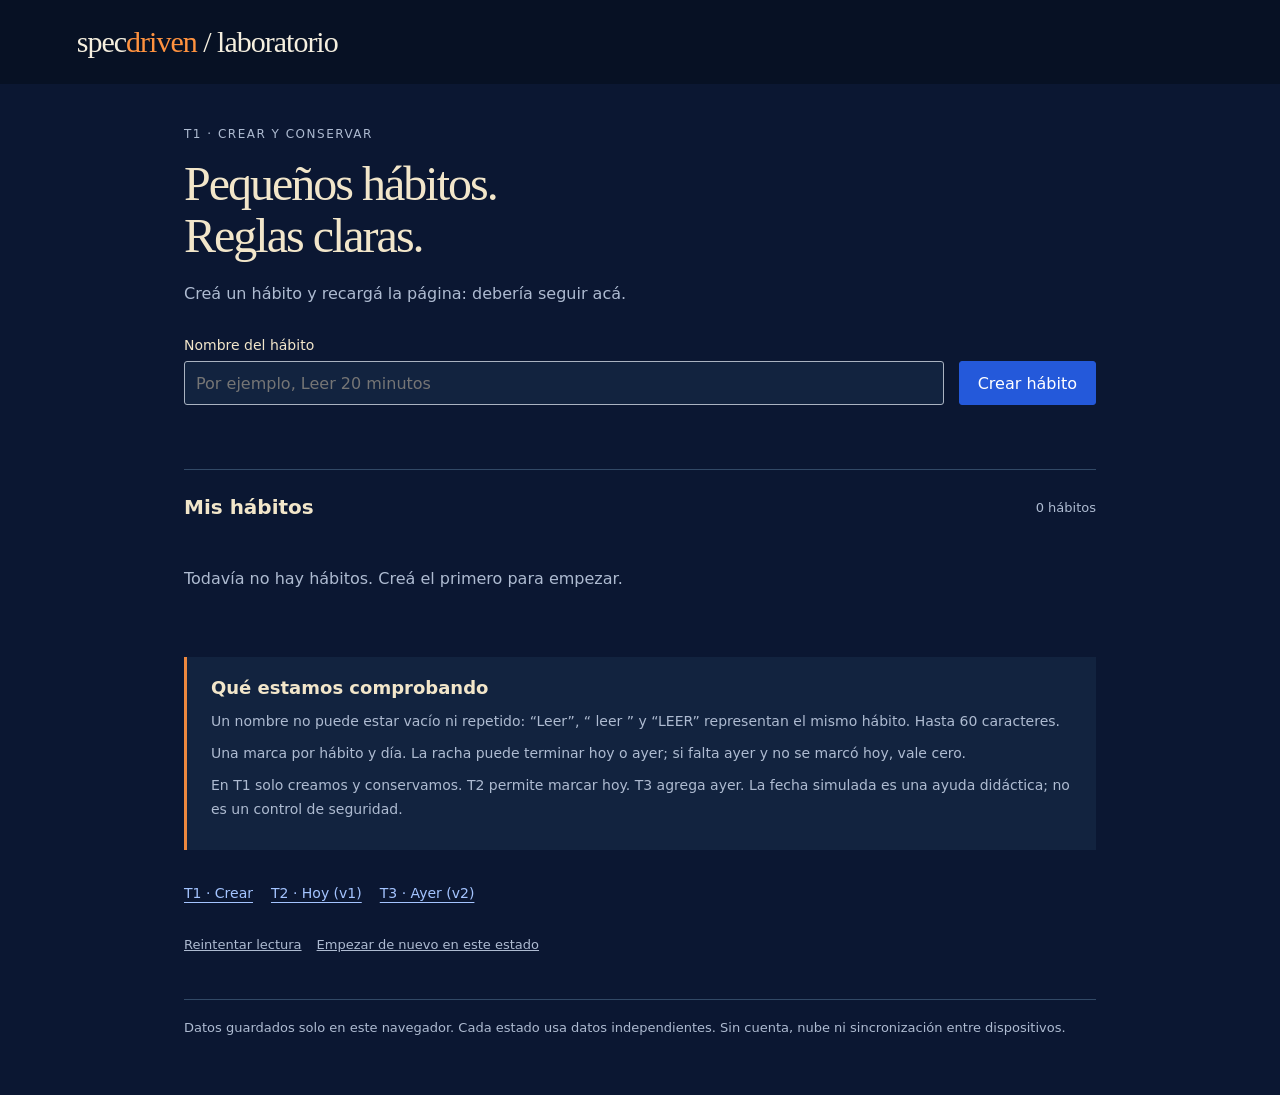
<file: demo-en-vivo/checkpoints/01-crear/index.html>
<!doctype html>
<html lang="es">
  <head>
    <meta charset="utf-8" />
    <meta name="viewport" content="width=device-width,initial-scale=1" />
    <title>Hábitos · Demo SDD</title>
    <link rel="stylesheet" href="../shared/styles.css" />
  </head>
  <body data-stage="1">
    <header>
      <span class="wordmark">spec<b>driven</b> / laboratorio</span
      ><a id="class-link" hidden href="/#demo-inicio">Volver a la clase</a>
    </header>
    <main>
      <p class="eyebrow" id="stage-name"></p>
      <h1>Pequeños hábitos.<br />Reglas claras.</h1>
      <p class="intro" id="stage-description"></p>
      <form class="controls" id="habit-form">
        <div>
          <label for="habit-name">Nombre del hábito</label
          ><input
            id="habit-name"
            name="habit"
            placeholder="Por ejemplo, Leer 20 minutos"
            required
            autocomplete="off"
          />
        </div>
        <button id="create" type="submit">Crear hábito</button>
      </form>
      <section class="demo-controls" id="today-controls" aria-label="Controles de la demostración">
        <div>
          <label for="today">Fecha de referencia (demo)</label><input type="date" id="today" />
          <p>Simula “hoy” sin esperar a que cambie el día.</p>
        </div>
        <button type="button" class="secondary" id="examples">Cargar 3 ejemplos de racha</button>
      </section>
      <p class="feedback" id="feedback" role="status" aria-live="polite"></p>
      <div class="list-heading">
        <h2>Mis hábitos</h2>
        <span id="count"></span>
      </div>
      <p class="empty" id="empty">Todavía no hay hábitos. Creá el primero para empezar.</p>
      <ul id="habit-list" aria-label="Hábitos registrados"></ul>
      <section class="instructions">
        <h2>Qué estamos comprobando</h2>
        <p>
          Un nombre no puede estar vacío ni repetido: “Leer”, “ leer ” y “LEER” representan el mismo
          hábito. Hasta 60 caracteres.
        </p>
        <p>
          Una marca por hábito y día. La racha puede terminar hoy o ayer; si falta ayer y no se
          marcó hoy, vale cero.
        </p>
        <p>
          En T1 solo creamos y conservamos. T2 permite marcar hoy. T3 agrega ayer. La fecha simulada
          es una ayuda didáctica; no es un control de seguridad.
        </p>
      </section>
      <nav aria-label="Estados de respaldo">
        <a href="../01-crear/index.html">T1 · Crear</a
        ><a href="../02-marcar-v1/index.html">T2 · Hoy (v1)</a
        ><a href="../03-marcar-ayer-v2/index.html">T3 · Ayer (v2)</a>
      </nav>
      <div class="foot-actions">
        <button type="button" id="retry">Reintentar lectura</button
        ><button type="button" id="restart">Empezar de nuevo en este estado</button>
      </div>
      <footer>
        Datos guardados solo en este navegador. Cada estado usa datos independientes. Sin cuenta,
        nube ni sincronización entre dispositivos.
      </footer>
    </main>
    <script type="module" src="../shared/app.mjs"></script>
  </body>
</html>
</file>
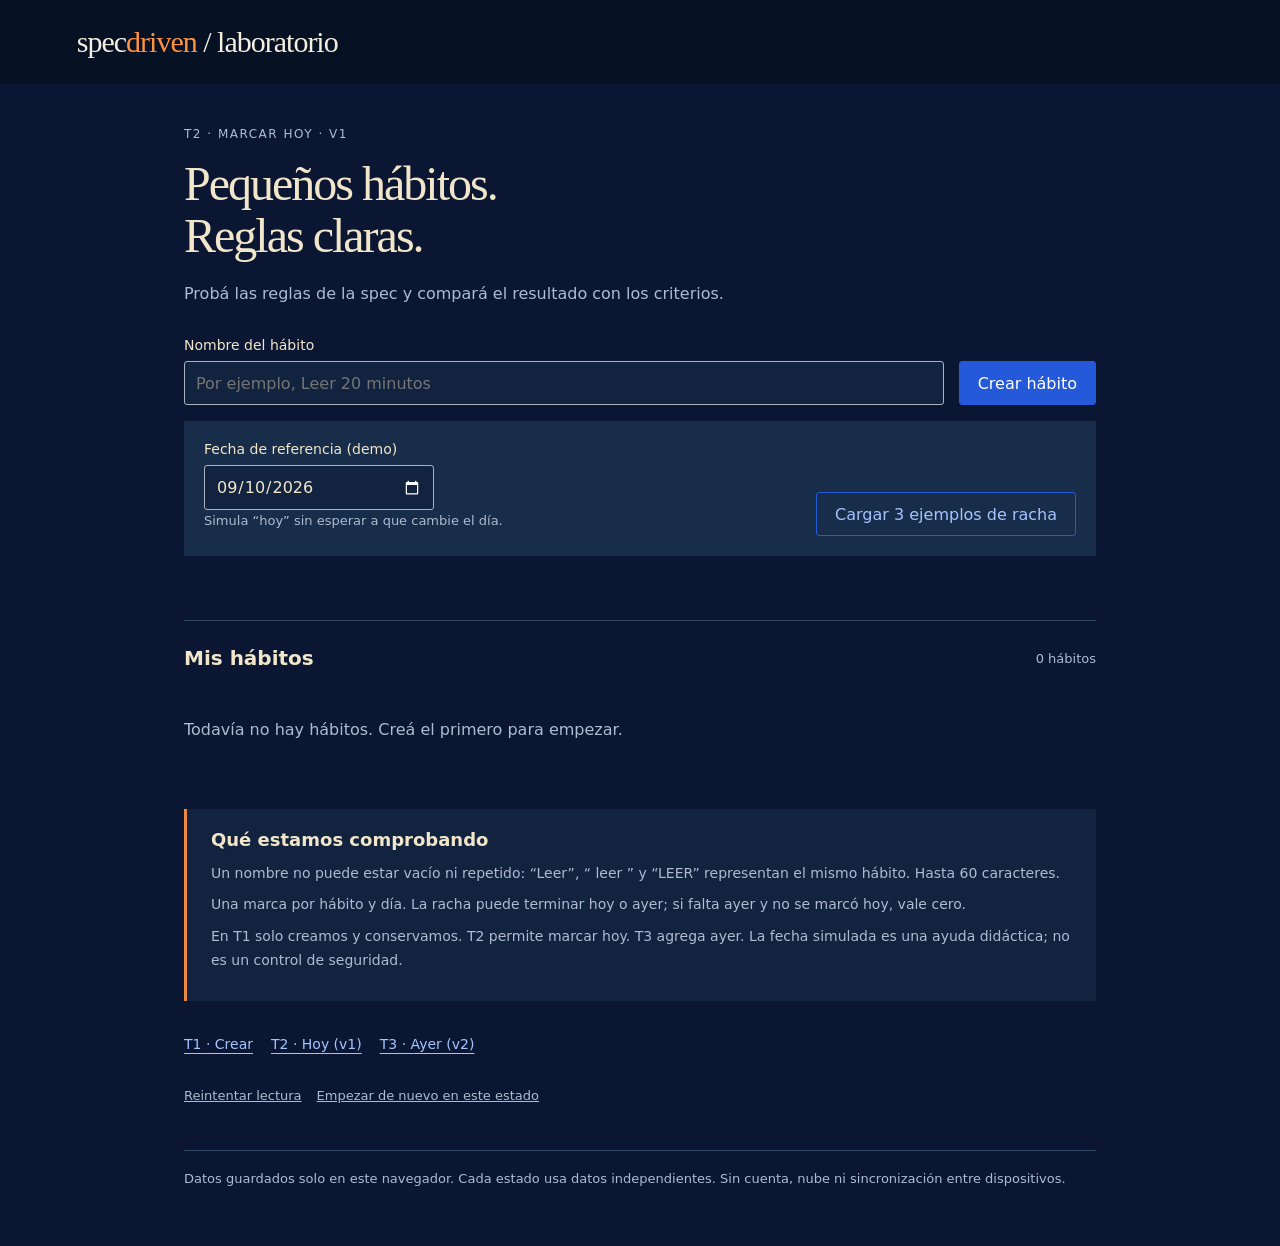
<file: demo-en-vivo/checkpoints/02-marcar-v1/index.html>
<!doctype html>
<html lang="es">
  <head>
    <meta charset="utf-8" />
    <meta name="viewport" content="width=device-width,initial-scale=1" />
    <title>Hábitos · Demo SDD</title>
    <link rel="stylesheet" href="../shared/styles.css" />
  </head>
  <body data-stage="2">
    <header>
      <span class="wordmark">spec<b>driven</b> / laboratorio</span
      ><a id="class-link" hidden href="/#demo-inicio">Volver a la clase</a>
    </header>
    <main>
      <p class="eyebrow" id="stage-name"></p>
      <h1>Pequeños hábitos.<br />Reglas claras.</h1>
      <p class="intro" id="stage-description"></p>
      <form class="controls" id="habit-form">
        <div>
          <label for="habit-name">Nombre del hábito</label
          ><input
            id="habit-name"
            name="habit"
            placeholder="Por ejemplo, Leer 20 minutos"
            required
            autocomplete="off"
          />
        </div>
        <button id="create" type="submit">Crear hábito</button>
      </form>
      <section class="demo-controls" id="today-controls" aria-label="Controles de la demostración">
        <div>
          <label for="today">Fecha de referencia (demo)</label><input type="date" id="today" />
          <p>Simula “hoy” sin esperar a que cambie el día.</p>
        </div>
        <button type="button" class="secondary" id="examples">Cargar 3 ejemplos de racha</button>
      </section>
      <p class="feedback" id="feedback" role="status" aria-live="polite"></p>
      <div class="list-heading">
        <h2>Mis hábitos</h2>
        <span id="count"></span>
      </div>
      <p class="empty" id="empty">Todavía no hay hábitos. Creá el primero para empezar.</p>
      <ul id="habit-list" aria-label="Hábitos registrados"></ul>
      <section class="instructions">
        <h2>Qué estamos comprobando</h2>
        <p>
          Un nombre no puede estar vacío ni repetido: “Leer”, “ leer ” y “LEER” representan el mismo
          hábito. Hasta 60 caracteres.
        </p>
        <p>
          Una marca por hábito y día. La racha puede terminar hoy o ayer; si falta ayer y no se
          marcó hoy, vale cero.
        </p>
        <p>
          En T1 solo creamos y conservamos. T2 permite marcar hoy. T3 agrega ayer. La fecha simulada
          es una ayuda didáctica; no es un control de seguridad.
        </p>
      </section>
      <nav aria-label="Estados de respaldo">
        <a href="../01-crear/index.html">T1 · Crear</a
        ><a href="../02-marcar-v1/index.html">T2 · Hoy (v1)</a
        ><a href="../03-marcar-ayer-v2/index.html">T3 · Ayer (v2)</a>
      </nav>
      <div class="foot-actions">
        <button type="button" id="retry">Reintentar lectura</button
        ><button type="button" id="restart">Empezar de nuevo en este estado</button>
      </div>
      <footer>
        Datos guardados solo en este navegador. Cada estado usa datos independientes. Sin cuenta,
        nube ni sincronización entre dispositivos.
      </footer>
    </main>
    <script type="module" src="../shared/app.mjs"></script>
  </body>
</html>
</file>
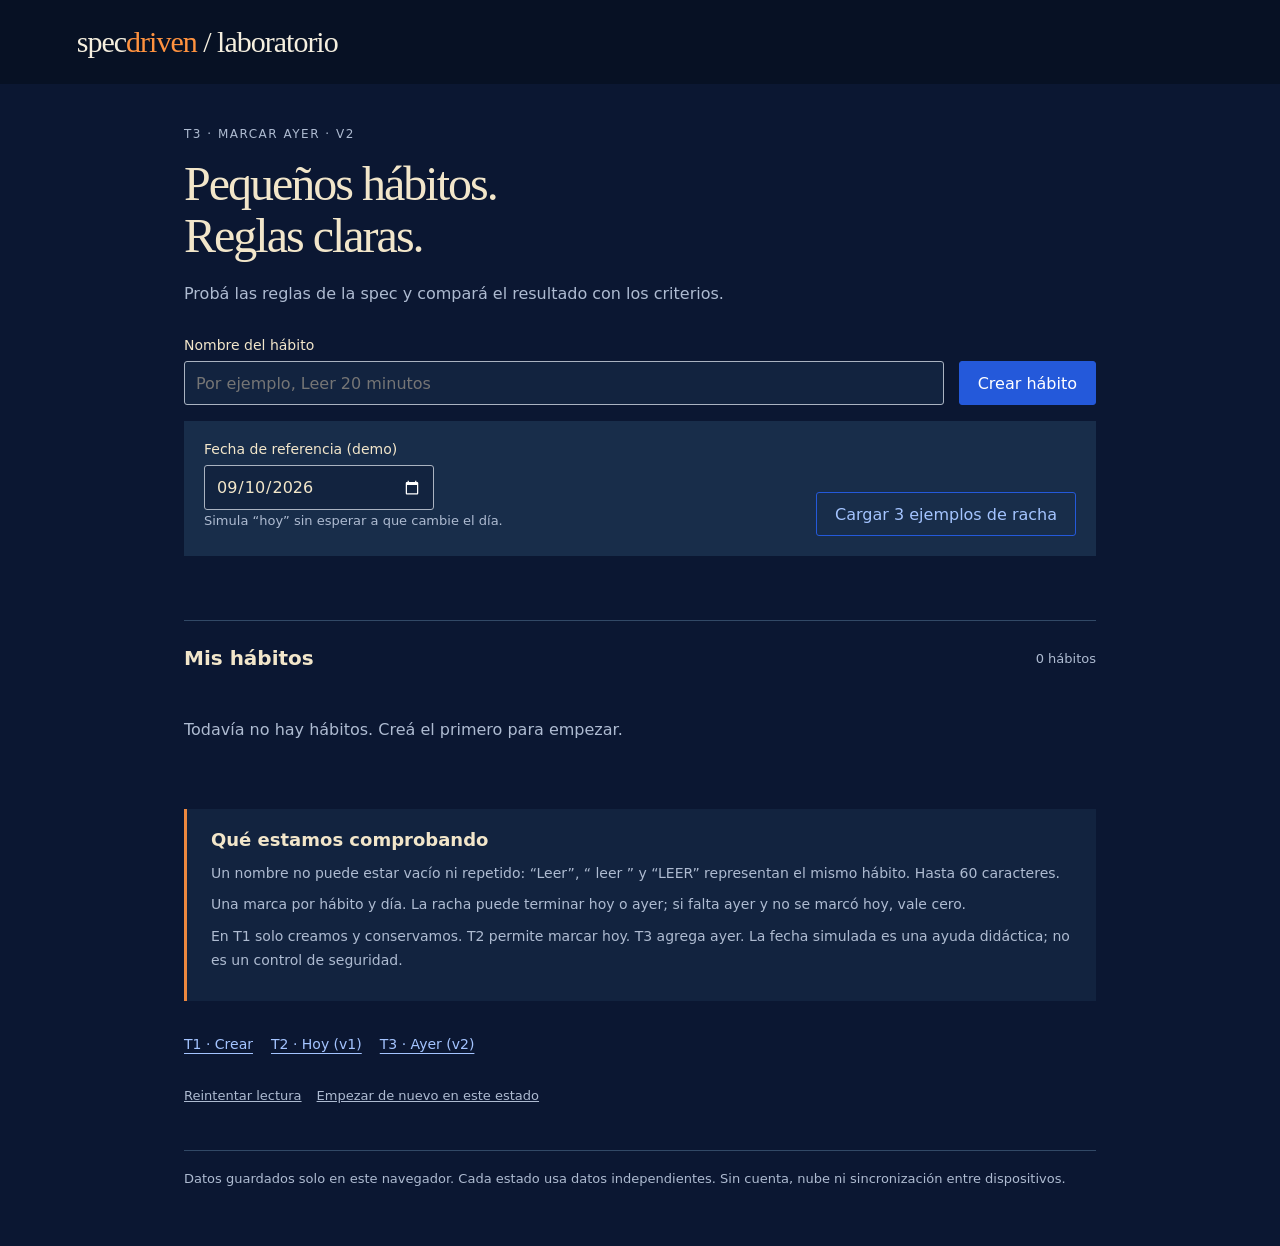
<file: demo-en-vivo/checkpoints/03-marcar-ayer-v2/index.html>
<!doctype html>
<html lang="es">
  <head>
    <meta charset="utf-8" />
    <meta name="viewport" content="width=device-width,initial-scale=1" />
    <title>Hábitos · Demo SDD</title>
    <link rel="stylesheet" href="../shared/styles.css" />
  </head>
  <body data-stage="3">
    <header>
      <span class="wordmark">spec<b>driven</b> / laboratorio</span
      ><a id="class-link" hidden href="/#demo-inicio">Volver a la clase</a>
    </header>
    <main>
      <p class="eyebrow" id="stage-name"></p>
      <h1>Pequeños hábitos.<br />Reglas claras.</h1>
      <p class="intro" id="stage-description"></p>
      <form class="controls" id="habit-form">
        <div>
          <label for="habit-name">Nombre del hábito</label
          ><input
            id="habit-name"
            name="habit"
            placeholder="Por ejemplo, Leer 20 minutos"
            required
            autocomplete="off"
          />
        </div>
        <button id="create" type="submit">Crear hábito</button>
      </form>
      <section class="demo-controls" id="today-controls" aria-label="Controles de la demostración">
        <div>
          <label for="today">Fecha de referencia (demo)</label><input type="date" id="today" />
          <p>Simula “hoy” sin esperar a que cambie el día.</p>
        </div>
        <button type="button" class="secondary" id="examples">Cargar 3 ejemplos de racha</button>
      </section>
      <p class="feedback" id="feedback" role="status" aria-live="polite"></p>
      <div class="list-heading">
        <h2>Mis hábitos</h2>
        <span id="count"></span>
      </div>
      <p class="empty" id="empty">Todavía no hay hábitos. Creá el primero para empezar.</p>
      <ul id="habit-list" aria-label="Hábitos registrados"></ul>
      <section class="instructions">
        <h2>Qué estamos comprobando</h2>
        <p>
          Un nombre no puede estar vacío ni repetido: “Leer”, “ leer ” y “LEER” representan el mismo
          hábito. Hasta 60 caracteres.
        </p>
        <p>
          Una marca por hábito y día. La racha puede terminar hoy o ayer; si falta ayer y no se
          marcó hoy, vale cero.
        </p>
        <p>
          En T1 solo creamos y conservamos. T2 permite marcar hoy. T3 agrega ayer. La fecha simulada
          es una ayuda didáctica; no es un control de seguridad.
        </p>
      </section>
      <nav aria-label="Estados de respaldo">
        <a href="../01-crear/index.html">T1 · Crear</a
        ><a href="../02-marcar-v1/index.html">T2 · Hoy (v1)</a
        ><a href="../03-marcar-ayer-v2/index.html">T3 · Ayer (v2)</a>
      </nav>
      <div class="foot-actions">
        <button type="button" id="retry">Reintentar lectura</button
        ><button type="button" id="restart">Empezar de nuevo en este estado</button>
      </div>
      <footer>
        Datos guardados solo en este navegador. Cada estado usa datos independientes. Sin cuenta,
        nube ni sincronización entre dispositivos.
      </footer>
    </main>
    <script type="module" src="../shared/app.mjs"></script>
  </body>
</html>
</file>
<file: demo-en-vivo/checkpoints/shared/styles.css>
:root {
  font-family: system-ui, sans-serif;
  color: #f2e6ca;
  background: #0b1732;
  color-scheme: dark;
}
* {
  box-sizing: border-box;
}
body {
  margin: 0;
}
header {
  background: #071124;
  color: #f5efdf;
  padding: 25px max(6vw, 20px);
  display: flex;
  gap: 20px;
  align-items: center;
  justify-content: space-between;
}
header a {
  color: #ffad78;
  font-size: 14px;
}
a {
  color: #a4c4ff;
  text-underline-offset: 4px;
}
.wordmark {
  font:
    30px Georgia,
    serif;
  letter-spacing: -1px;
}
.wordmark b {
  color: #ff923f;
  font-weight: 400;
}
main {
  max-width: 960px;
  margin: 40px auto;
  padding: 0 24px;
}
.eyebrow {
  font-size: 12px;
  letter-spacing: 1.5px;
  text-transform: uppercase;
  color: #aebbd1;
}
h1 {
  font:
    48px/1.08 Georgia,
    serif;
  margin: 14px 0 18px;
  letter-spacing: -2px;
}
p {
  line-height: 1.7;
}
.intro {
  max-width: 650px;
  color: #aebbd1;
}
.controls {
  display: flex;
  align-items: end;
  gap: 15px;
  flex-wrap: wrap;
  margin: 30px 0 16px;
}
.controls > div {
  flex: 1;
}
label {
  display: block;
  font-size: 14px;
  margin-bottom: 8px;
}
input,
button {
  font: inherit;
  min-height: 44px;
  border-radius: 3px;
}
input {
  width: 100%;
  border: 1px solid #aab3c1;
  background: #12233f;
  padding: 11px;
  color: #f2e6ca;
}
button {
  cursor: pointer;
  padding: 11px 18px;
  border: 1px solid #2459da;
  background: #2459da;
  color: white;
}
button:disabled {
  opacity: 0.5;
  cursor: default;
}
a:focus-visible,
button:focus-visible,
input:focus-visible {
  outline: 3px solid #ea7934;
  outline-offset: 4px;
}
.demo-controls {
  display: flex;
  align-items: end;
  gap: 18px;
  padding: 20px;
  background: #182d4a;
  flex-wrap: wrap;
}
.demo-controls[hidden] {
  display: none;
}
.demo-controls > div {
  flex: 1;
  min-width: 200px;
}
.demo-controls p {
  margin: 0 0 4px;
  color: #aebbd1;
  font-size: 13px;
}
.demo-controls input {
  max-width: 230px;
}
.secondary {
  background: transparent;
  color: #a4c4ff;
}
.feedback {
  min-height: 28px;
  font-size: 15px;
  color: #a5cbff;
  margin: 18px 0;
  white-space: pre-line;
}
.feedback.error {
  color: #ffb291;
}
.list-heading {
  display: flex;
  align-items: center;
  justify-content: space-between;
  border-top: 1px solid #324966;
  padding-top: 25px;
}
.list-heading h2 {
  font-size: 20px;
  margin: 0;
}
.list-heading span {
  font-size: 13px;
  color: #aebbd1;
}
ul {
  list-style: none;
  padding: 0;
}
.habit {
  display: flex;
  align-items: center;
  gap: 20px;
  padding: 24px 0;
  border-bottom: 1px solid #324966;
}
.habit-info {
  flex: 1;
  min-width: 0;
}
.habit h2 {
  font-size: 22px;
  margin: 0 0 6px;
  overflow-wrap: anywhere;
}
.habit p {
  margin: 0;
}
.streak {
  color: #a4c4ff;
  font-weight: 600;
}
.dates {
  font-size: 13px;
  color: #aebbd1;
  overflow-wrap: anywhere;
}
.habit-actions {
  display: flex;
  gap: 8px;
  flex-wrap: wrap;
  justify-content: end;
}
.done {
  background: #1e3a62;
  color: #a4c4ff;
  border-color: #a2b5d9;
}
.empty {
  padding: 30px 0;
  color: #aebbd1;
}
.instructions {
  margin: 35px 0;
  background: #12233f;
  border-left: 3px solid #ed883f;
  padding: 20px 24px;
}
.instructions h2 {
  font-size: 18px;
  margin: 0 0 12px;
}
.instructions p {
  font-size: 14px;
  color: #aebbd1;
  margin: 8px 0;
}
.foot-actions {
  display: flex;
  gap: 15px;
  flex-wrap: wrap;
  margin: 25px 0;
}
.foot-actions button {
  font-size: 13px;
  min-height: 38px;
  border: 0;
  background: none;
  color: #aebbd1;
  padding: 4px 0;
  text-decoration: underline;
}
footer {
  font-size: 13px;
  color: #aebbd1;
  border-top: 1px solid #324966;
  padding: 20px 0;
  margin-top: 35px;
}
nav {
  display: flex;
  gap: 18px;
  flex-wrap: wrap;
  font-size: 14px;
  margin-top: 20px;
}
[hidden] {
  display: none !important;
}
@media (max-width: 600px) {
  h1 {
    font-size: 38px;
  }
  main {
    margin-top: 30px;
  }
  .habit {
    align-items: start;
    flex-direction: column;
    gap: 14px;
  }
  .habit-actions {
    justify-content: start;
  }
  .controls {
    align-items: stretch;
  }
  .controls > div {
    flex-basis: 100%;
  }
  .controls > button {
    width: 100%;
  }
  header {
    gap: 10px;
  }
  .wordmark {
    font-size: 25px;
  }
}
</file>
